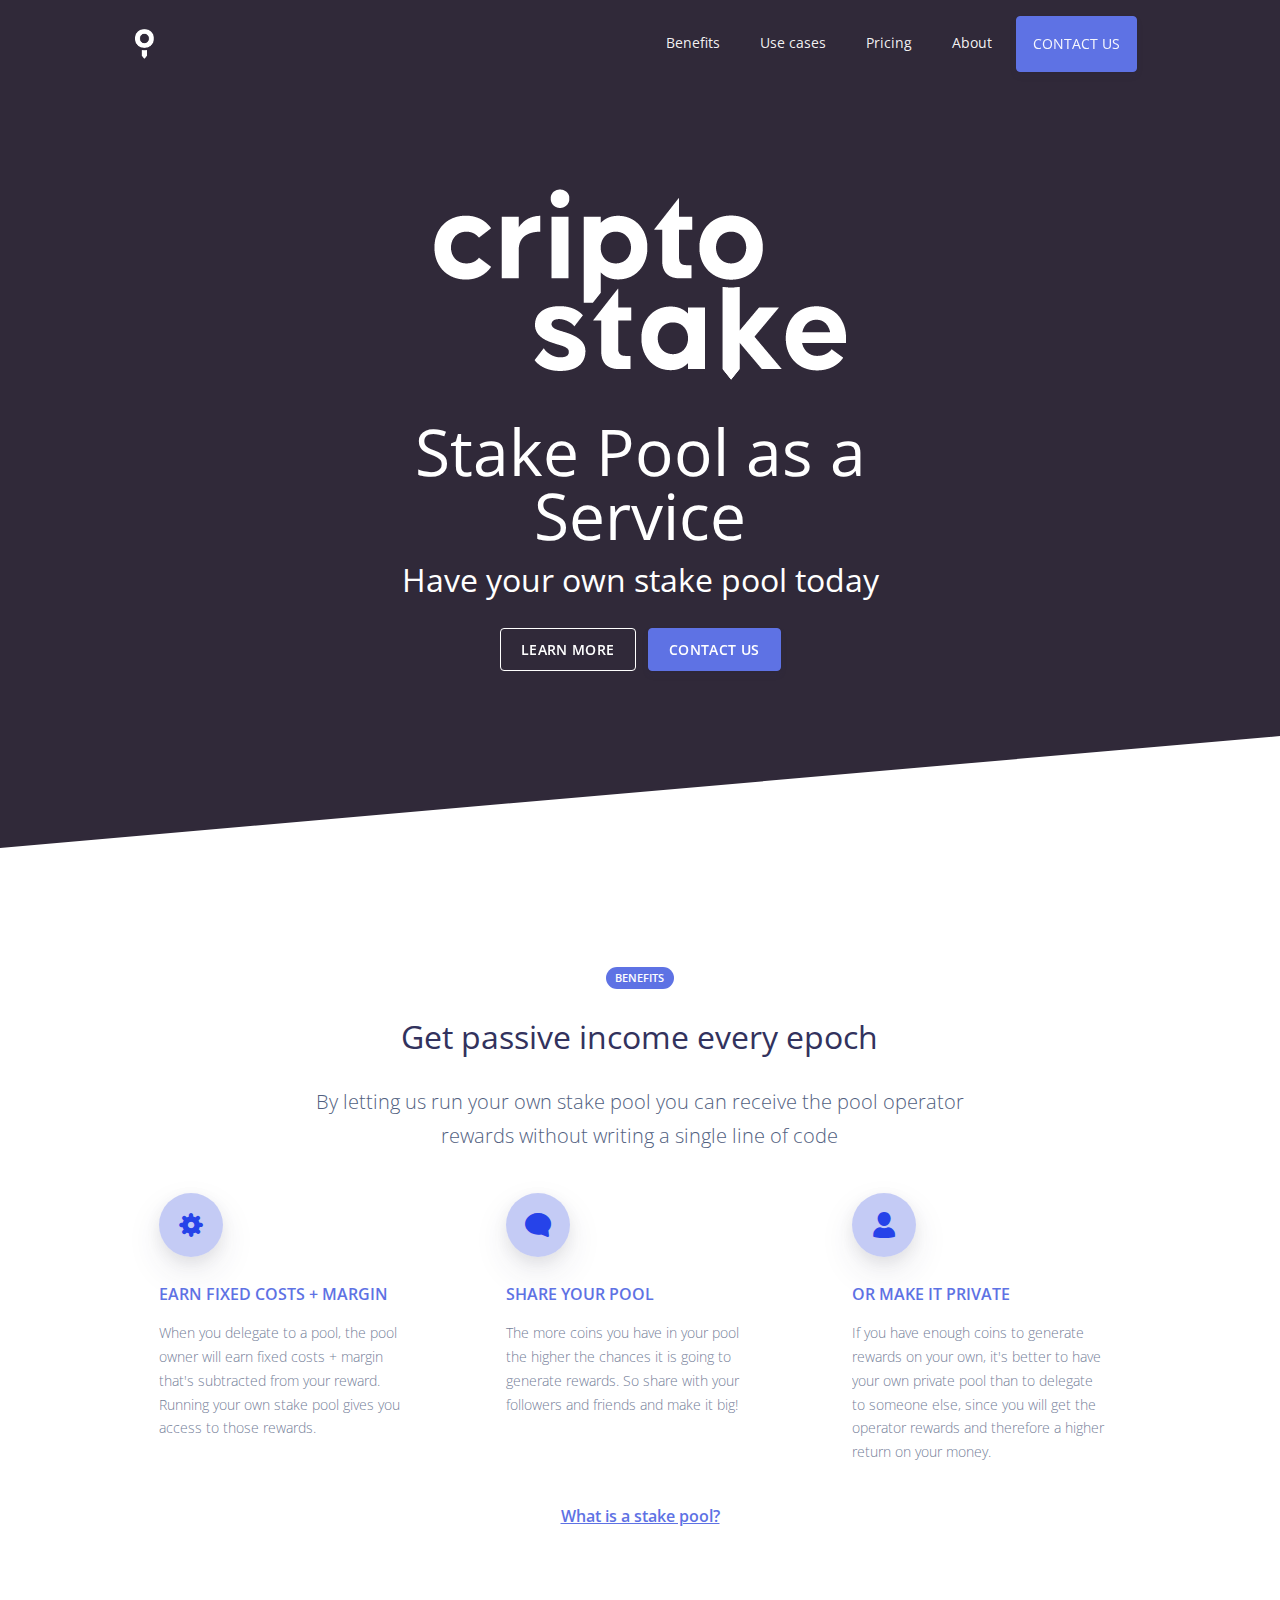
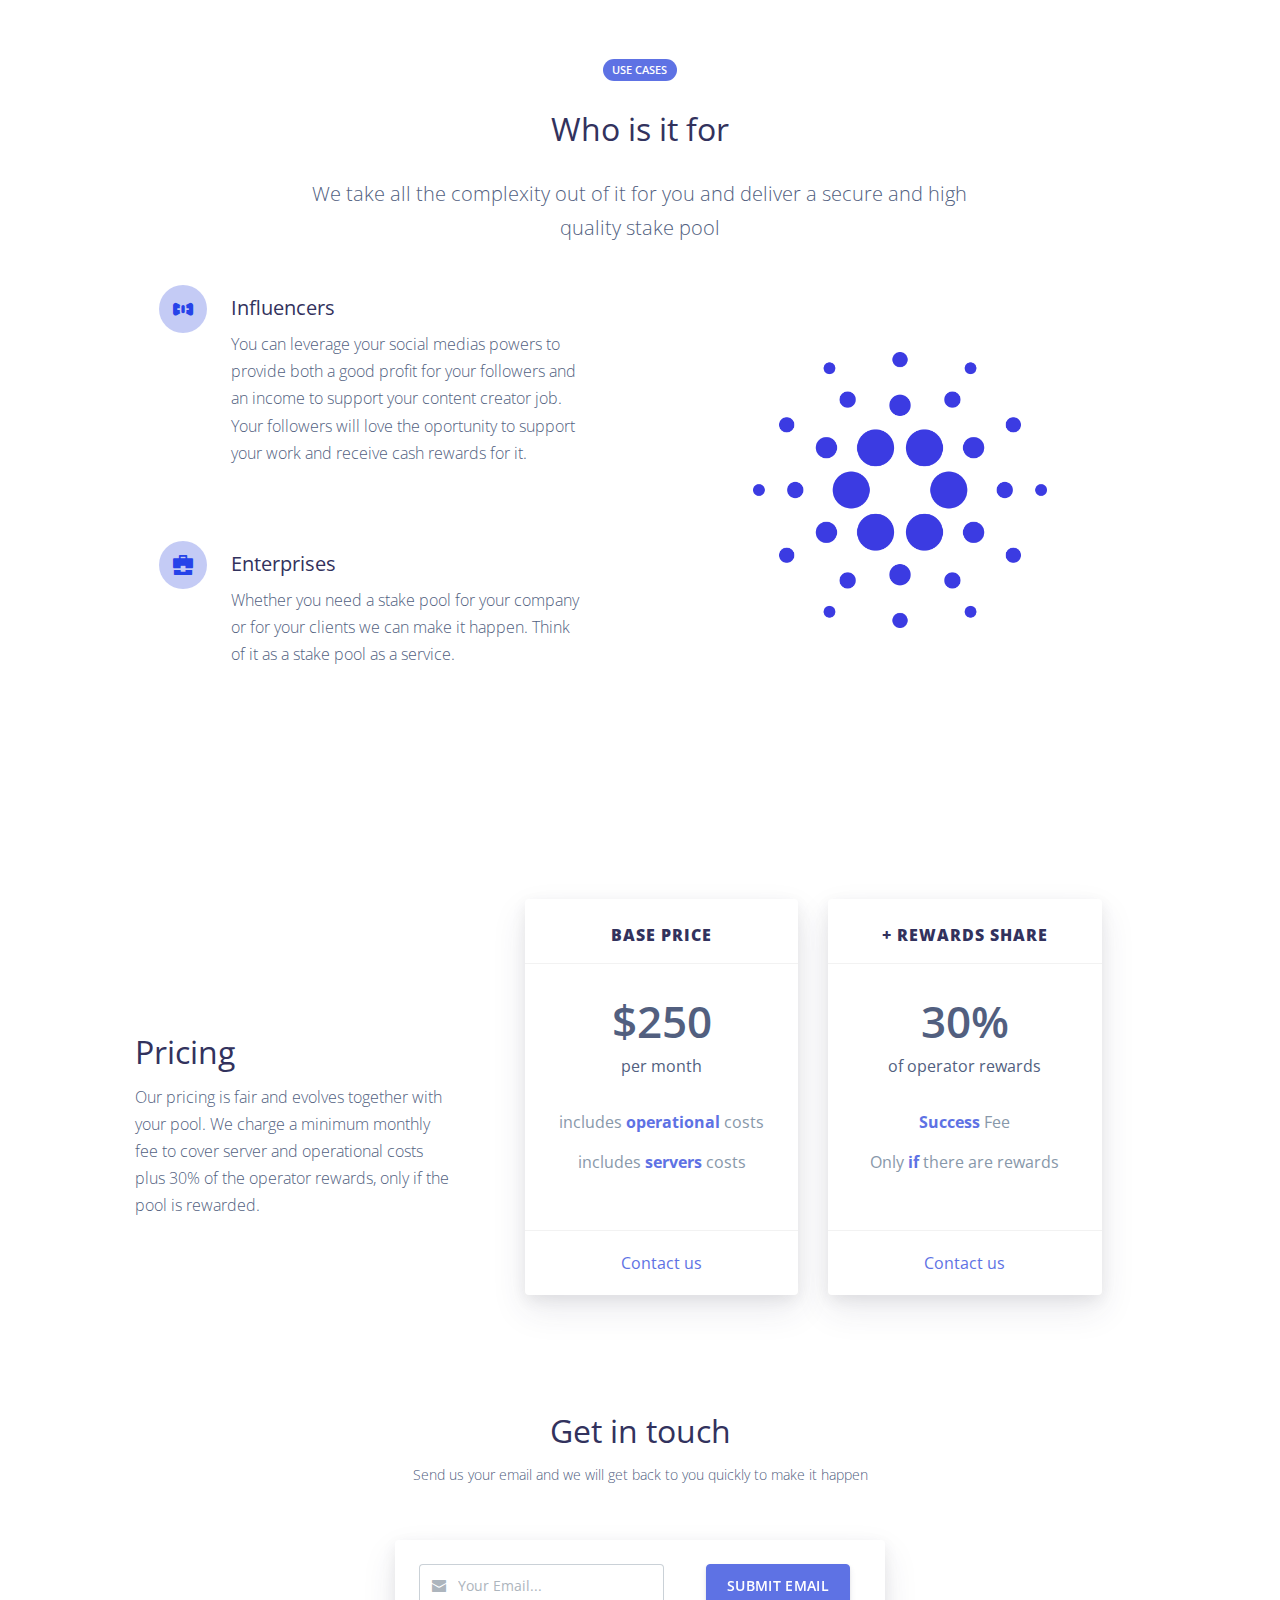
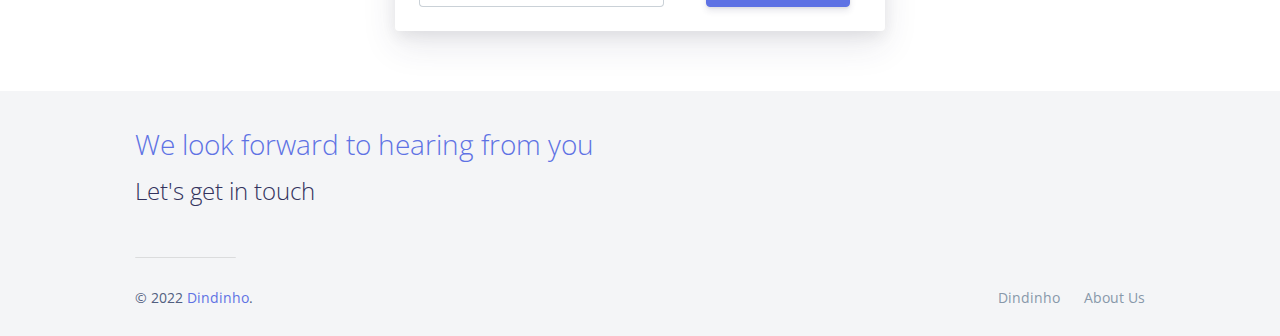
<file: index.html>
<!DOCTYPE html>
<html lang="en">

<head>
  <meta charset="utf-8" />
  <meta name="viewport" content="width=device-width, initial-scale=1, shrink-to-fit=no">
  <meta name="description" content="Have your own stake pool today! Whether you are an influencer, investor, an enterprise or just anyone interested in having your own stake pool without coding, contact us!">
  <meta name="keywords" content="Stake Pool, Cardano, Crypto">
  <link rel="apple-touch-icon" sizes="76x76" href="assets/img/apple-icon.png">
  <link rel="icon" type="image/png" href="assets/img/favicon.png">
  <title>
    Criptostake – Stake Pool as a Service
  </title>
  <link href="https://fonts.googleapis.com/css?family=Open+Sans:300,400,600,700" rel="stylesheet">
  <link href="https://use.fontawesome.com/releases/v5.0.6/css/all.css" rel="stylesheet">
  <link href="assets/css/nucleo-icons.css" rel="stylesheet" />
  <link href="assets/css/nucleo-svg.css" rel="stylesheet" />
  <link href="assets/css/font-awesome.css" rel="stylesheet" />
  <link href="assets/css/nucleo-svg.css" rel="stylesheet" />
  <link href="assets/css/argon-design-system.css?v=1.0.3" rel="stylesheet" />
</head>

<body class="landing-page">
	<nav class="navbar navbar-expand-lg navbar-dark navbar-transparent">
          <div class="container">
		  <a class="navbar-brand mr-lg-5" href="criptostake.html">
			<img src="assets/img/brand/white.png">
  			</a>
            <button class="navbar-toggler" type="button" data-toggle="collapse" data-target="#navbar-primary" aria-controls="navbar-primary" aria-expanded="false" aria-label="Toggle navigation">
              <span class="navbar-toggler-icon"></span>
            </button>
            <div class="collapse navbar-collapse" id="navbar-primary">
              <div class="navbar-collapse-header">
                <div class="row">
                  <div class="col-6 collapse-brand">
                    <a href="examples/index.html">
                      <img src="assets/img/brand/blue.png">
                    </a>
                  </div>
                  <div class="col-6 collapse-close">
                    <button type="button" class="navbar-toggler" data-toggle="collapse" data-target="#navbar-primary" aria-controls="navbar-primary" aria-expanded="false" aria-label="Toggle navigation">
                      <span></span>
                      <span></span>
                    </button>
                  </div>
                </div>
              </div>
              <ul class="navbar-nav ml-lg-auto">
                <li class="nav-item">
                  <a class="nav-link" href="#benefits">Benefits</a>
                </li>
				  <li class="nav-item">
                  <a class="nav-link" href="#use-cases">Use cases</a>
                </li>
			    <li class="nav-item">
                  <a class="nav-link" href="#pricing">Pricing</a>
                </li>
			    <li class="nav-item">
                  <a class="nav-link" href="about.html">About</a>
                </li>
				<li class="nav-item">
                  <a class="nav-link btn btn-primary" href="#contact">Contact us</a>
                </li>
              </ul>
            </div>
          </div>
        </nav>
  <div class="wrapper">
    <header class="header-4 skew-separator">
      <div class="header-wrapper">
        <nav class="navbar navbar-expand-lg navbar-transparent">
          <div class="container">
            <div class="navbar-translate">
              <a class="navbar-brand text-white" href="javascript:;">Creative Tim</a>
              <button class="navbar-toggler" type="button" data-toggle="collapse" data-target="#example-header-4" aria-controls="navbarSupportedContent" aria-expanded="false" aria-label="Toggle navigation">
                <span class="navbar-toggler-icon"></span>
              </button>
            </div>
            <div class="collapse navbar-collapse" id="example-header-4">
              <div class="navbar-collapse-header">
                <div class="row">
                  <div class="col-6 collapse-brand">
                    <a>
                      Argon <span> PRO </span>
                    </a>
                  </div>
                  <div class="col-6 collapse-close text-right">
                    <button type="button" class="navbar-toggler" data-toggle="collapse" data-target="#example-header-4" aria-controls="navigation-index" aria-expanded="false" aria-label="Toggle navigation">
                      <span></span>
                      <span></span>
                    </button>
                  </div>
                </div>
              </div>
              <ul class="navbar-nav mx-auto">
                <li class="nav-item">
                  <a class="nav-link" href="javascript:;">
                    Home
                  </a>
                </li>
                <li class="nav-item">
                  <a class="nav-link" href="javascript:;">
                    About Us
                  </a>
                </li>
                <li class="nav-item">
                  <a class="nav-link" href="javascript:;">
                    Products
                  </a>
                </li>
                <li class="nav-item">
                  <a class="nav-link" href="javascript:;">
                    Contact Us
                  </a>
                </li>
              </ul>
              <ul class="nav navbar-nav navbar-right">
                <li class="nav-item">
                  <a class="nav-link" href="https://twitter.com/CreativeTim">
                    <i class="fab fa-twitter"></i>
                  </a>
                </li>
                <li class="nav-item">
                  <a class="nav-link" href="https://www.facebook.com/CreativeTim">
                    <i class="fab fa-facebook-square"></i>
                  </a>
                </li>
                <li class="nav-item">
                  <a class="nav-link" href="https://www.instagram.com/CreativeTimOfficial">
                    <i class="fab fa-instagram"></i>
                  </a>
                </li>
              </ul>
            </div>
          </div>
        </nav>
        <div class="page-header header-video">
          <div class="overlay"></div>
          <div class="container text-center">
            <div class="row">
              <div class="col-lg-7 mx-auto">
                <img src="assets/img/brand/white-brand.png">
				<h1 class="video-text">Stake Pool as a Service</h1>
                <h2 class="display-3 text-white">Have your own stake pool today</h2>
				<a href="#benefits" class="btn btn-outline-white mt-3 mb-sm-0">
				  <span class="btn-inner--text">Learn more</span>
				</a>
			  	<a href="#contact" class="btn btn-primary mt-3 mb-sm-0">
			  	<span class="btn-inner--text">Contact us</span>
				</a>
              </div>
            </div>
          </div>
        </div>
      </div>
    </header>
	  <div class="section features-1" id="benefits">
      <div class="container">
        <div class="row">
          <div class="col-md-8 mx-auto text-center">
            <span class="badge badge-primary badge-pill mb-3">Benefits</span>
            <h3 class="display-3">Get passive income every epoch</h3>
            <p class="lead">By letting us run your own stake pool you can receive the pool operator rewards without writing a single line of code</p>
          </div>
        </div>
        <div class="row">
          <div class="col-md-4">
            <div class="info">
              <div class="icon icon-lg icon-shape icon-shape-primary shadow rounded-circle">
                <i class="ni ni-settings-gear-65"></i>
              </div>
              <h6 class="info-title text-uppercase text-primary">EARN FIXED COSTS + MARGIN</h6>
              <p class="description opacity-8">When you delegate to a pool, the pool owner will earn fixed costs + margin that's subtracted from your reward. Running your own stake pool gives you access to those rewards.</p>
            </div>
          </div>
          <div class="col-md-4">
            <div class="info">
              <div class="icon icon-lg icon-shape icon-shape-primary shadow rounded-circle">
                <i class="ni ni-chat-round"></i>
              </div>
              <h6 class="info-title text-uppercase text-primary">SHARE YOUR POOL</h6>
              <p class="description opacity-8">The more coins you have in your pool the higher the chances it is going to generate rewards. So share with your followers and friends and make it big!</p>
            </div>
          </div>
			<div class="col-md-4">
			<div class="info">
			  <div class="icon icon-lg icon-shape icon-shape-primary shadow rounded-circle">
				<i class="ni ni-single-02"></i>
			  </div>
			  <h6 class="info-title text-uppercase text-primary">OR MAKE IT PRIVATE</h6>
			  <p class="description opacity-8">If you have enough coins to generate rewards on your own, it's better to have your own private pool than to delegate to someone else, since you will get the operator rewards and therefore a higher return on your money.</p>
			</div>
			</div>
        </div>
		  <div class="row">
          <div class="mx-auto text-center">
            <a class="btn-link text-primary text-underline" href="https://cardano.org/stake-pool-operation/" target="_blank">What is a stake pool?</a>
          </div>
        </div>
      </div>
    </div>
    <div class="section features-6" id="use-cases">
      <div class="container">
		  <div class="row">
          <div class="col-md-8 mx-auto text-center">
            <span class="badge badge-primary badge-pill mb-3">USE CASES</span>
            <h3 class="display-3">Who is it for</h3>
            <p class="lead">We take all the complexity out of it for you and deliver a secure and high quality stake pool</p>
          </div>
        </div>
        <div class="row align-items-center">
          <div class="col-lg-6">
            <div class="info info-horizontal info-hover-primary">
              <div class="icon icon-shape icon-shape-info rounded-circle text-white">
                <i class="ni ni-tie-bow text-info"></i>
              </div>
              <div class="description pl-4">
                <h5 class="title">Influencers</h5>
                <p>You can leverage your social medias powers to provide both a good profit for your followers and an income to support your content creator job. Your followers will love the oportunity to support your work and receive cash rewards for it.</p>
              </div>
            </div>
            <div class="info info-horizontal info-hover-primary">
              <div class="icon icon-shape icon-shape-info rounded-circle text-white">
                <i class="ni ni-briefcase-24 text-info"></i>
              </div>
              <div class="description pl-4">
                <h5 class="title">Enterprises</h5>
                <p>Whether you need a stake pool for your company or for your clients we can make it happen. Think of it as a stake pool as a service.</p>
              </div>
            </div>
          </div>
          <div class="col-lg-6 col-10 mx-md-auto text-center">
            <img class="text-center" src="assets/img/ill/cardano.png" width="60%">
          </div>
        </div>
      </div>
    </div>
    <br /><br />
    <section class="pricing-5" id="pricing">
      <div class="container pt-5">
        <div class="row">
          <div class="col-md-4 d-flex justify-content-center flex-column">
            <h3 class="display-3 mt-3">Pricing</h3>
            <p class="mt-0">Our pricing is fair and evolves together with your pool. We charge a minimum monthly fee to cover server and operational costs plus 30% of the operator rewards, only if the pool is rewarded.</p>
          </div>
          <div class="col-lg-7 col-md-8 ml-auto mr-auto">
            <div class="tab-content tab-space">
              <div class="tab-pane" id="personal">
                <div class="row">
                  <div class="col-md-6">
                    <div class="card card-pricing bg-white border-0 text-center mb-4">
                      <div class="card-header bg-transparent">
                        <h6 class="text-uppercase ls-1 py-3 mb-0">Gold</h6>
                      </div>
                      <div class="card-body">
                        <div class="display-2">$100</div>
                        <span>per month</span>
                        <ul class="list-unstyled my-4">
                          <li class="align-items-center">
                            <b class="text-primary">200GB</b> <span>File Storage</span>
                          </li>
                          <li class="align-items-center">
                            <b class="text-primary">Unlimited</b> <span>Users</span>
                          </li>
                          <li class="align-items-center">
                            <b class="text-primary">Premium</b> <span>Support</span>
                          </li>
                        </ul>
                      </div>
                      <div class="card-footer bg-transparent">
                        <a href="#!">Request a demo</a>
                      </div>
                    </div>
                  </div>
                  <div class="col-md-6">
                    <div class="card card-pricing bg-white border-0 text-center mb-4">
                      <div class="card-header bg-transparent">
                        <h6 class="text-uppercase ls-1 py-3 mb-0">Platinum</h6>
                      </div>
                      <div class="card-body">
                        <div class="display-2">$135</div>
                        <span>per month</span>
                        <ul class="list-unstyled my-4">
                          <li class="align-items-center">
                            <b class="text-primary">500GB</b> <span>File Storage</span>
                          </li>
                          <li class="align-items-center">
                            <b class="text-primary">Unlimited</b> <span>Users</span>
                          </li>
                          <li class="align-items-center">
                            <b class="text-primary">No time</b> <span>Tracking</span>
                          </li>
                        </ul>
                      </div>
                      <div class="card-footer bg-transparent">
                        <a href="#!">Request a demo</a>
                      </div>
                    </div>
                  </div>
                </div>
              </div>
              <div class="tab-pane active" id="commercial">
                <div class="row">
                  <div class="col-md-6">
                    <div class="card card-pricing bg-white border-0 text-center mb-4">
                      <div class="card-header bg-transparent">
                        <h6 class="text-uppercase ls-1 py-3 mb-0">BASE PRICE</h6>
                      </div>
                      <div class="card-body">
                        <div class="display-2">$250</div>
                        <span>per month</span>
                        <ul class="list-unstyled my-4">
                          <li class="align-items-center">
                            <span>includes <b class="text-primary">operational</b> costs</span>
                          </li>
                          <li class="align-items-center">
                            <span>includes <b class="text-primary">servers</b> costs</span>
                          </li>
                        </ul>
                      </div>
                      <div class="card-footer bg-transparent">
                        <a href="#contact">Contact us</a>
                      </div>
                    </div>
                  </div>
                  <div class="col-md-6">
                    <div class="card card-pricing bg-white border-0 text-center mb-4">
                      <div class="card-header bg-transparent">
                        <h6 class="text-uppercase ls-1 py-3 mb-0">+ REWARDS SHARE</h6>
                      </div>
                      <div class="card-body">
                        <div class="display-2">30%</div>
                        <span>of operator rewards</span>
                        <ul class="list-unstyled my-4">
						  <li class="align-items-center">
                            <span><b class="text-primary">Success</b> Fee<br>
                            </span>
                          </li>
                          <li class="align-items-center">
						    <span>Only <b class="text-primary">if</b> there are rewards<br>
                            </span>
                          </li>
                        </ul>
                      </div>
                      <div class="card-footer bg-transparent">
                        <a href="#contact">Contact us</a>
                      </div>
                    </div>
                  </div>
                </div>
              </div>
            </div>
          </div>
        </div>
      </div>
    </section>
	  <div class="subscribe-line" id="contact">
        <div class="container">
          <div class="row">
            <div class="col-lg-6 col-md-10 mx-auto">
              <div class="text-center">
                <h2 class="title">Get in touch</h2>
                <p class="description">
                  Send us your email and we will get back to you quickly to make it happen
                </p>
              </div>
              <div class="card card-raised card-form-horizontal">
                <div class="card-body align-items-center">
                  <form id="getintouch-form" method="POST" action="https://script.google.com/macros/s/AKfycbz79PMeS9AIwz0uzxxJu7EUgE7Rg6dppACfnp4IJvH3c4BV6sC_BQyQu9AsBMCYjVh3/exec">
                    <div class="row">
                      <div class="col">
                        <div class="input-group">
                          <div class="input-group-prepend">
                            <span class="input-group-text"><i class="ni ni-email-83"></i></span>
                          </div>
                          <input name="Email" type="email" class="form-control" placeholder="Your Email..." required>
                        </div>
                      </div>
                      <div class="col-sm-5 text-center">
                        <button type="submit" class="btn btn-primary">SUBMIT EMAIL</button>
                      </div>
                    </div>
                  </form>
                </div>
              </div>
            </div>
          </div>
        </div>
      </div>
    <footer class="footer">
      <div class="container">
        <div class="row row-grid align-items-center mb-5">
          <div class="col-lg-8">
            <h3 class="text-primary font-weight-light mb-2">We look forward to hearing from you</h3>
            <h4 class="mb-0 font-weight-light">Let's get in touch</h4>
          </div>
		</div>
        <hr>
        <div class="row align-items-center justify-content-md-between">
          <div class="col-md-6">
            <div class="copyright">
              &copy; 2022 <a href="https://www.dindinho.com.br/" target="_blank">Dindinho</a>.
            </div>
          </div>
          <div class="col-md-6">
            <ul class="nav nav-footer justify-content-end">
              <li class="nav-item">
                <a href="https://www.dindinho.com.br/" class="nav-link" target="_blank">Dindinho</a>
              </li>
              <li class="nav-item">
                <a href="" class="nav-link" target="_blank">About Us</a>
              </li>
            </ul>
          </div>
        </div>
      </div>
    </footer>
  </div>
  <script src="assets/js/criptostake.js" type="text/javascript"></script>
  <script src="assets/js/core/jquery.min.js" type="text/javascript"></script>
  <script src="assets/js/core/popper.min.js" type="text/javascript"></script>
  <script src="assets/js/core/bootstrap.min.js" type="text/javascript"></script>
  <script src="assets/js/plugins/perfect-scrollbar.jquery.min.js"></script>
  <script src="assets/js/plugins/bootstrap-switch.js"></script>
  <script src="assets/js/plugins/nouislider.min.js" type="text/javascript"></script>
  <script src="assets/js/plugins/glide.js" type="text/javascript"></script>
  <script src="assets/js/plugins/moment.min.js"></script>
  <script src="assets/js/plugins/choices.min.js" type="text/javascript"></script>
  <script src="assets/js/plugins/datetimepicker.js" type="text/javascript"></script>
  <script src="assets/js/plugins/jasny-bootstrap.min.js"></script>
  <script src="assets/js/plugins/headroom.min.js"></script>
  <script src="assets/js/argon-design-system.min.js?v=1.0.3" type="text/javascript"></script>
</body>

</html>
</file>
<file: assets/css/nucleo-icons.css>
/*--------------------------------

hermes-dashboard-icons Web Font - built using nucleoapp.com
License - nucleoapp.com/license/

-------------------------------- */
@font-face {
  font-family: 'NucleoIcons';
  src: url('../fonts/nucleo-icons.eot');
  src: url('../fonts/nucleo-icons.eot') format('embedded-opentype'), url('../fonts/nucleo-icons.woff2') format('woff2'), url('../fonts/nucleo-icons.woff') format('woff'), url('../fonts/nucleo-icons.ttf') format('truetype'), url('../fonts/nucleo-icons.svg') format('svg');
  font-weight: normal;
  font-style: normal;
}

/*------------------------
    base class definition
-------------------------*/
.ni {
  display: inline-block;
  font: normal normal normal 14px/1 NucleoIcons;
  font-size: inherit;
  text-rendering: auto;
  -webkit-font-smoothing: antialiased;
  -moz-osx-font-smoothing: grayscale;
}

/*------------------------
  change icon size
-------------------------*/
.ni-lg {
  font-size: 1.33333333em;
  line-height: 0.75em;
  vertical-align: -15%;
}

.ni-2x {
  font-size: 2em;
}

.ni-3x {
  font-size: 3em;
}

.ni-4x {
  font-size: 4em;
}

.ni-5x {
  font-size: 5em;
}

/*----------------------------------
  add a square/circle background
-----------------------------------*/
.ni.square,
.ni.circle {
  padding: 0.33333333em;
  vertical-align: -16%;
  background-color: #eee;
}

.ni.circle {
  border-radius: 50%;
}

/*------------------------
  list icons
-------------------------*/
.ni-ul {
  padding-left: 0;
  margin-left: 2.14285714em;
  list-style-type: none;
}

.ni-ul>li {
  position: relative;
}

.ni-ul>li>.ni {
  position: absolute;
  left: -1.57142857em;
  top: 0.14285714em;
  text-align: center;
}

.ni-ul>li>.ni.lg {
  top: 0;
  left: -1.35714286em;
}

.ni-ul>li>.ni.circle,
.ni-ul>li>.ni.square {
  top: -0.19047619em;
  left: -1.9047619em;
}

/*------------------------
  spinning icons
-------------------------*/
.ni.spin {
  -webkit-animation: nc-spin 2s infinite linear;
  -moz-animation: nc-spin 2s infinite linear;
  animation: nc-spin 2s infinite linear;
}

@-webkit-keyframes nc-spin {
  0% {
    -webkit-transform: rotate(0deg);
  }

  100% {
    -webkit-transform: rotate(360deg);
  }
}

@-moz-keyframes nc-spin {
  0% {
    -moz-transform: rotate(0deg);
  }

  100% {
    -moz-transform: rotate(360deg);
  }
}

@keyframes nc-spin {
  0% {
    -webkit-transform: rotate(0deg);
    -moz-transform: rotate(0deg);
    -ms-transform: rotate(0deg);
    -o-transform: rotate(0deg);
    transform: rotate(0deg);
  }

  100% {
    -webkit-transform: rotate(360deg);
    -moz-transform: rotate(360deg);
    -ms-transform: rotate(360deg);
    -o-transform: rotate(360deg);
    transform: rotate(360deg);
  }
}

/*------------------------
  rotated/flipped icons
-------------------------*/
.ni.rotate-90 {
  filter: progid:DXImageTransform.Microsoft.BasicImage(rotation=1);
  -webkit-transform: rotate(90deg);
  -moz-transform: rotate(90deg);
  -ms-transform: rotate(90deg);
  -o-transform: rotate(90deg);
  transform: rotate(90deg);
}

.ni.rotate-180 {
  filter: progid:DXImageTransform.Microsoft.BasicImage(rotation=2);
  -webkit-transform: rotate(180deg);
  -moz-transform: rotate(180deg);
  -ms-transform: rotate(180deg);
  -o-transform: rotate(180deg);
  transform: rotate(180deg);
}

.ni.rotate-270 {
  filter: progid:DXImageTransform.Microsoft.BasicImage(rotation=3);
  -webkit-transform: rotate(270deg);
  -moz-transform: rotate(270deg);
  -ms-transform: rotate(270deg);
  -o-transform: rotate(270deg);
  transform: rotate(270deg);
}

.ni.flip-y {
  filter: progid:DXImageTransform.Microsoft.BasicImage(rotation=0);
  -webkit-transform: scale(-1, 1);
  -moz-transform: scale(-1, 1);
  -ms-transform: scale(-1, 1);
  -o-transform: scale(-1, 1);
  transform: scale(-1, 1);
}

.ni.flip-x {
  filter: progid:DXImageTransform.Microsoft.BasicImage(rotation=2);
  -webkit-transform: scale(1, -1);
  -moz-transform: scale(1, -1);
  -ms-transform: scale(1, -1);
  -o-transform: scale(1, -1);
  transform: scale(1, -1);
}

/*------------------------
    font icons
-------------------------*/

.ni-active-40::before {
  content: "\ea02";
}

.ni-air-baloon::before {
  content: "\ea03";
}

.ni-album-2::before {
  content: "\ea04";
}

.ni-align-center::before {
  content: "\ea05";
}

.ni-align-left-2::before {
  content: "\ea06";
}

.ni-ambulance::before {
  content: "\ea07";
}

.ni-app::before {
  content: "\ea08";
}

.ni-archive-2::before {
  content: "\ea09";
}

.ni-atom::before {
  content: "\ea0a";
}

.ni-badge::before {
  content: "\ea0b";
}

.ni-bag-17::before {
  content: "\ea0c";
}

.ni-basket::before {
  content: "\ea0d";
}

.ni-bell-55::before {
  content: "\ea0e";
}

.ni-bold-down::before {
  content: "\ea0f";
}

.ni-bold-left::before {
  content: "\ea10";
}

.ni-bold-right::before {
  content: "\ea11";
}

.ni-bold-up::before {
  content: "\ea12";
}

.ni-bold::before {
  content: "\ea13";
}

.ni-book-bookmark::before {
  content: "\ea14";
}

.ni-books::before {
  content: "\ea15";
}

.ni-box-2::before {
  content: "\ea16";
}

.ni-briefcase-24::before {
  content: "\ea17";
}

.ni-building::before {
  content: "\ea18";
}

.ni-bulb-61::before {
  content: "\ea19";
}

.ni-bullet-list-67::before {
  content: "\ea1a";
}

.ni-bus-front-12::before {
  content: "\ea1b";
}

.ni-button-pause::before {
  content: "\ea1c";
}

.ni-button-play::before {
  content: "\ea1d";
}

.ni-button-power::before {
  content: "\ea1e";
}

.ni-calendar-grid-58::before {
  content: "\ea1f";
}

.ni-camera-compact::before {
  content: "\ea20";
}

.ni-caps-small::before {
  content: "\ea21";
}

.ni-cart::before {
  content: "\ea22";
}

.ni-chart-bar-32::before {
  content: "\ea23";
}

.ni-chart-pie-35::before {
  content: "\ea24";
}

.ni-chat-round::before {
  content: "\ea25";
}

.ni-check-bold::before {
  content: "\ea26";
}

.ni-circle-08::before {
  content: "\ea27";
}

.ni-cloud-download-95::before {
  content: "\ea28";
}

.ni-cloud-upload-96::before {
  content: "\ea29";
}

.ni-compass-04::before {
  content: "\ea2a";
}

.ni-controller::before {
  content: "\ea2b";
}

.ni-credit-card::before {
  content: "\ea2c";
}

.ni-curved-next::before {
  content: "\ea2d";
}

.ni-delivery-fast::before {
  content: "\ea2e";
}

.ni-diamond::before {
  content: "\ea2f";
}

.ni-email-83::before {
  content: "\ea30";
}

.ni-fat-add::before {
  content: "\ea31";
}

.ni-fat-delete::before {
  content: "\ea32";
}

.ni-fat-remove::before {
  content: "\ea33";
}

.ni-favourite-28::before {
  content: "\ea34";
}

.ni-folder-17::before {
  content: "\ea35";
}

.ni-glasses-2::before {
  content: "\ea36";
}

.ni-hat-3::before {
  content: "\ea37";
}

.ni-headphones::before {
  content: "\ea38";
}

.ni-html5::before {
  content: "\ea39";
}

.ni-istanbul::before {
  content: "\ea3a";
}

.ni-key-25::before {
  content: "\ea3b";
}

.ni-laptop::before {
  content: "\ea3c";
}

.ni-like-2::before {
  content: "\ea3d";
}

.ni-lock-circle-open::before {
  content: "\ea3e";
}

.ni-map-big::before {
  content: "\ea3f";
}

.ni-mobile-button::before {
  content: "\ea40";
}

.ni-money-coins::before {
  content: "\ea41";
}

.ni-note-03::before {
  content: "\ea42";
}

.ni-notification-70::before {
  content: "\ea43";
}

.ni-palette::before {
  content: "\ea44";
}

.ni-paper-diploma::before {
  content: "\ea45";
}

.ni-pin-3::before {
  content: "\ea46";
}

.ni-planet::before {
  content: "\ea47";
}

.ni-ruler-pencil::before {
  content: "\ea48";
}

.ni-satisfied::before {
  content: "\ea49";
}

.ni-scissors::before {
  content: "\ea4a";
}

.ni-send::before {
  content: "\ea4b";
}

.ni-settings-gear-65::before {
  content: "\ea4c";
}

.ni-settings::before {
  content: "\ea4d";
}

.ni-single-02::before {
  content: "\ea4e";
}

.ni-single-copy-04::before {
  content: "\ea4f";
}

.ni-sound-wave::before {
  content: "\ea50";
}

.ni-spaceship::before {
  content: "\ea51";
}

.ni-square-pin::before {
  content: "\ea52";
}

.ni-support-16::before {
  content: "\ea53";
}

.ni-tablet-button::before {
  content: "\ea54";
}

.ni-tag::before {
  content: "\ea55";
}

.ni-tie-bow::before {
  content: "\ea56";
}

.ni-time-alarm::before {
  content: "\ea57";
}

.ni-trophy::before {
  content: "\ea58";
}

.ni-tv-2::before {
  content: "\ea59";
}

.ni-umbrella-13::before {
  content: "\ea5a";
}

.ni-user-run::before {
  content: "\ea5b";
}

.ni-vector::before {
  content: "\ea5c";
}

.ni-watch-time::before {
  content: "\ea5d";
}

.ni-world::before {
  content: "\ea5e";
}

.ni-zoom-split-in::before {
  content: "\ea5f";
}

.ni-collection::before {
  content: "\ea60";
}

.ni-image::before {
  content: "\ea61";
}

.ni-shop::before {
  content: "\ea62";
}

.ni-ungroup::before {
  content: "\ea63";
}

.ni-world-2::before {
  content: "\ea64";
}

.ni-ui-04::before {
  content: "\ea65";
}


/* all icon font classes list here */
</file>
<file: assets/css/nucleo-svg.css>
/* Generated using nucleoapp.com */
/* --------------------------------

Icon colors

-------------------------------- */

.icon {
  display: inline-block;
  /* icon primary color */
  color: #111111;
  height: 1em;
  width: 1em;
}

.icon use {
  /* icon secondary color - fill */
  fill: #7ea6f6;
}

.icon.icon-outline use {
  /* icon secondary color - stroke */
  stroke: #7ea6f6;
}

/* --------------------------------

Change icon size

-------------------------------- */

.icon-xs {
  height: 0.5em;
  width: 0.5em;
}

.icon-sm {
  height: 0.8em;
  width: 0.8em;
}

.icon-lg {
  height: 1.6em;
  width: 1.6em;
}

.icon-xl {
  height: 2em;
  width: 2em;
}

/* -------------------------------- 

Align icon and text 

-------------------------------- */

.icon-text-aligner {
  /* add this class to parent element that contains icon + text */
  display: flex;
  align-items: center;
}

.icon-text-aligner .icon {
  color: inherit;
  margin-right: 0.4em;
}

.icon-text-aligner .icon use {
  color: inherit;
  fill: currentColor;
}

.icon-text-aligner .icon.icon-outline use {
  stroke: currentColor;
}

/* -------------------------------- 

Icon reset values - used to enable color customizations

-------------------------------- */

.icon {
  fill: currentColor;
  stroke: none;
}

.icon.icon-outline {
  fill: none;
  stroke: currentColor;
}

.icon use {
  stroke: none;
}

.icon.icon-outline use {
  fill: none;
}

/* -------------------------------- 

Stroke effects - Nucleo outline icons

- 16px icons -> up to 1px stroke (16px outline icons do not support stroke changes)
- 24px, 32px icons -> up to 2px stroke
- 48px, 64px icons -> up to 4px stroke

-------------------------------- */

.icon-outline.icon-stroke-1 {
  stroke-width: 1px;
}

.icon-outline.icon-stroke-2 {
  stroke-width: 2px;
}

.icon-outline.icon-stroke-3 {
  stroke-width: 3px;
}

.icon-outline.icon-stroke-4 {
  stroke-width: 4px;
}

.icon-outline.icon-stroke-1 use,
.icon-outline.icon-stroke-3 use {
  -webkit-transform: translateX(0.5px) translateY(0.5px);
  -moz-transform: translateX(0.5px) translateY(0.5px);
  -ms-transform: translateX(0.5px) translateY(0.5px);
  -o-transform: translateX(0.5px) translateY(0.5px);
  transform: translateX(0.5px) translateY(0.5px);
}
</file>
